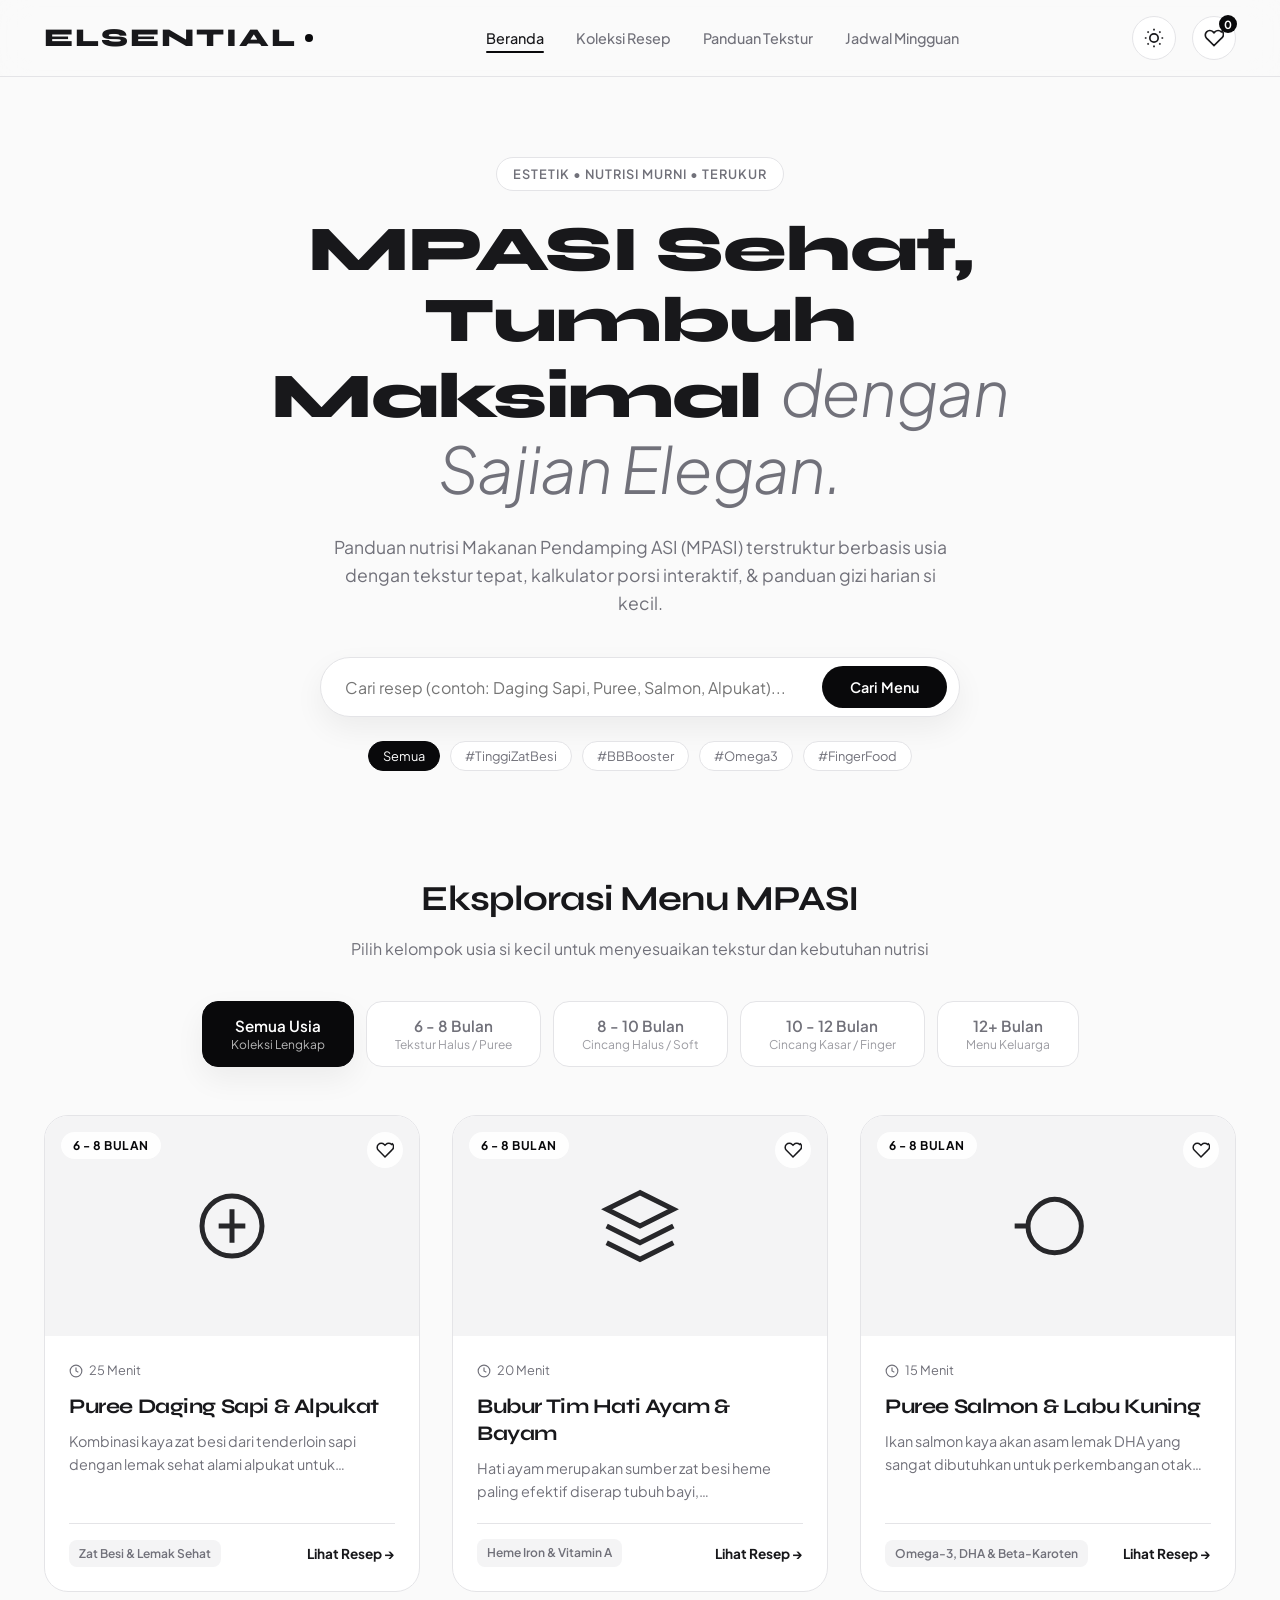
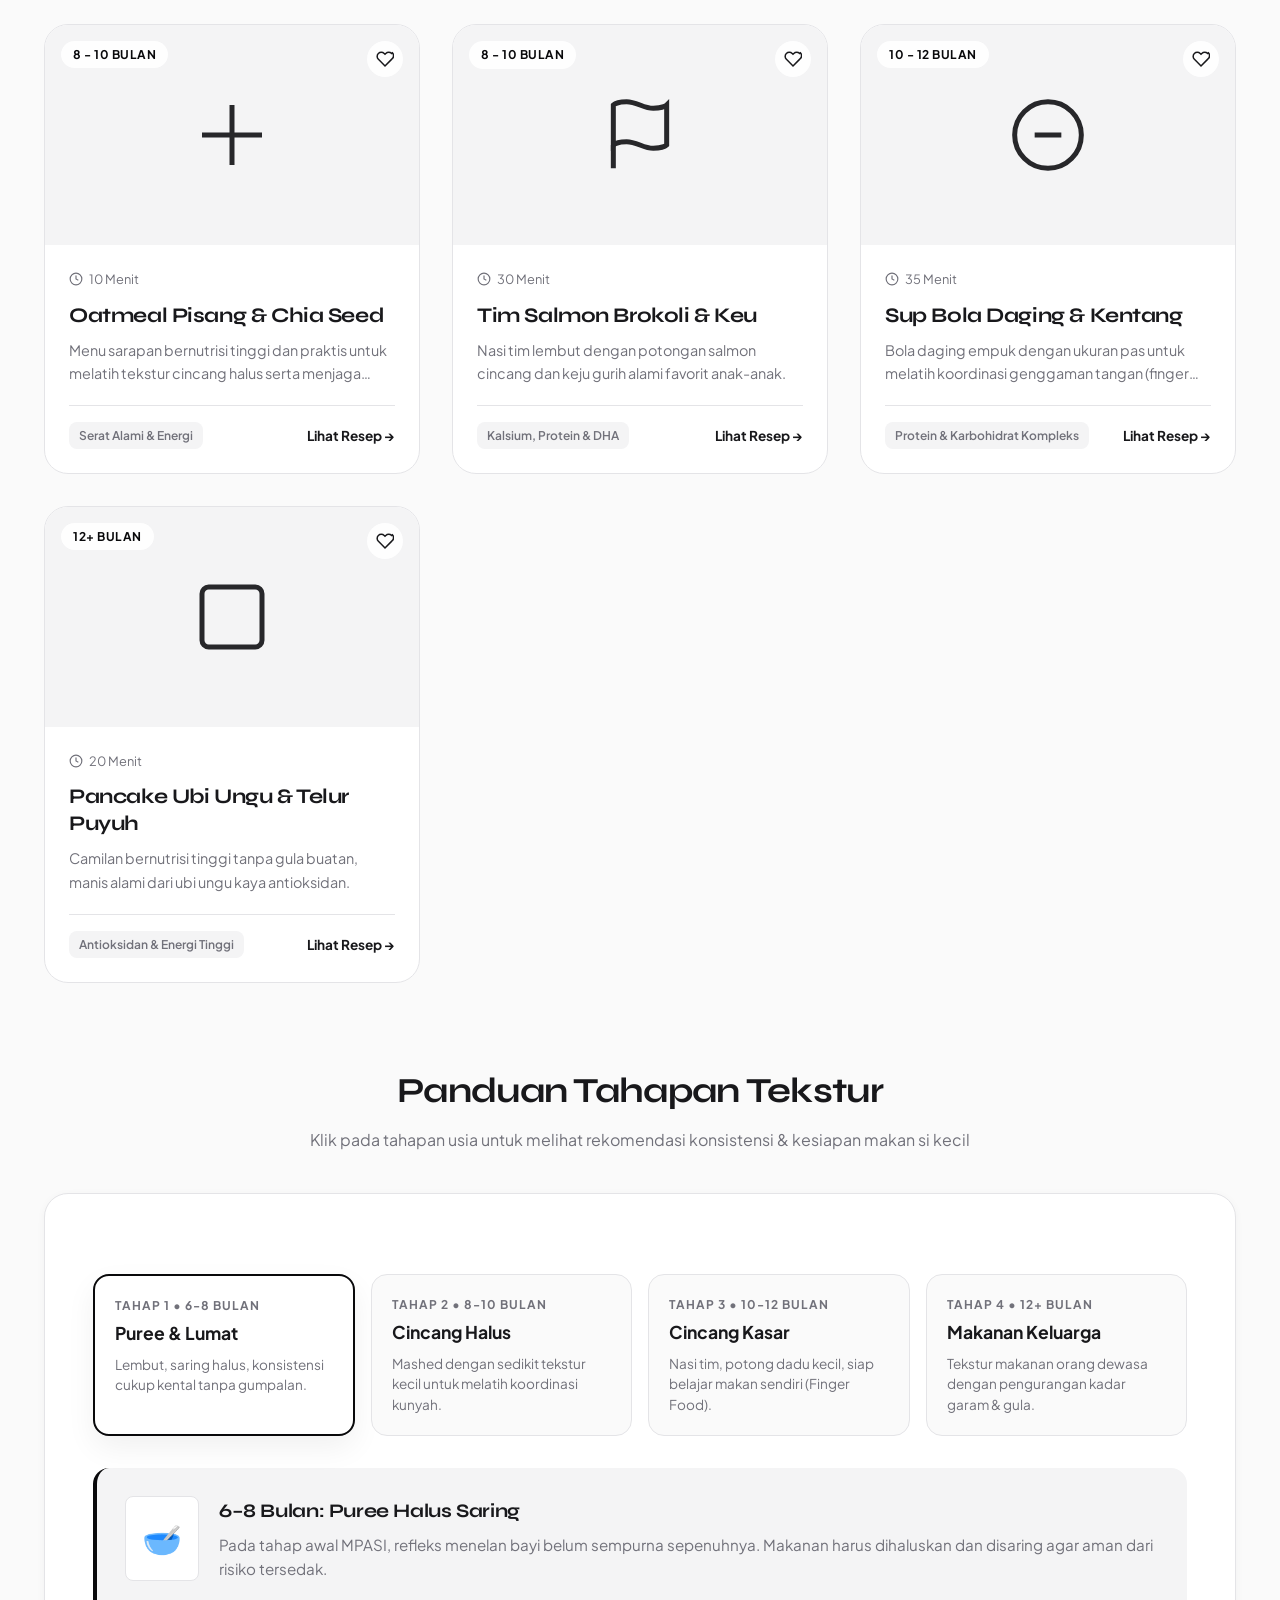
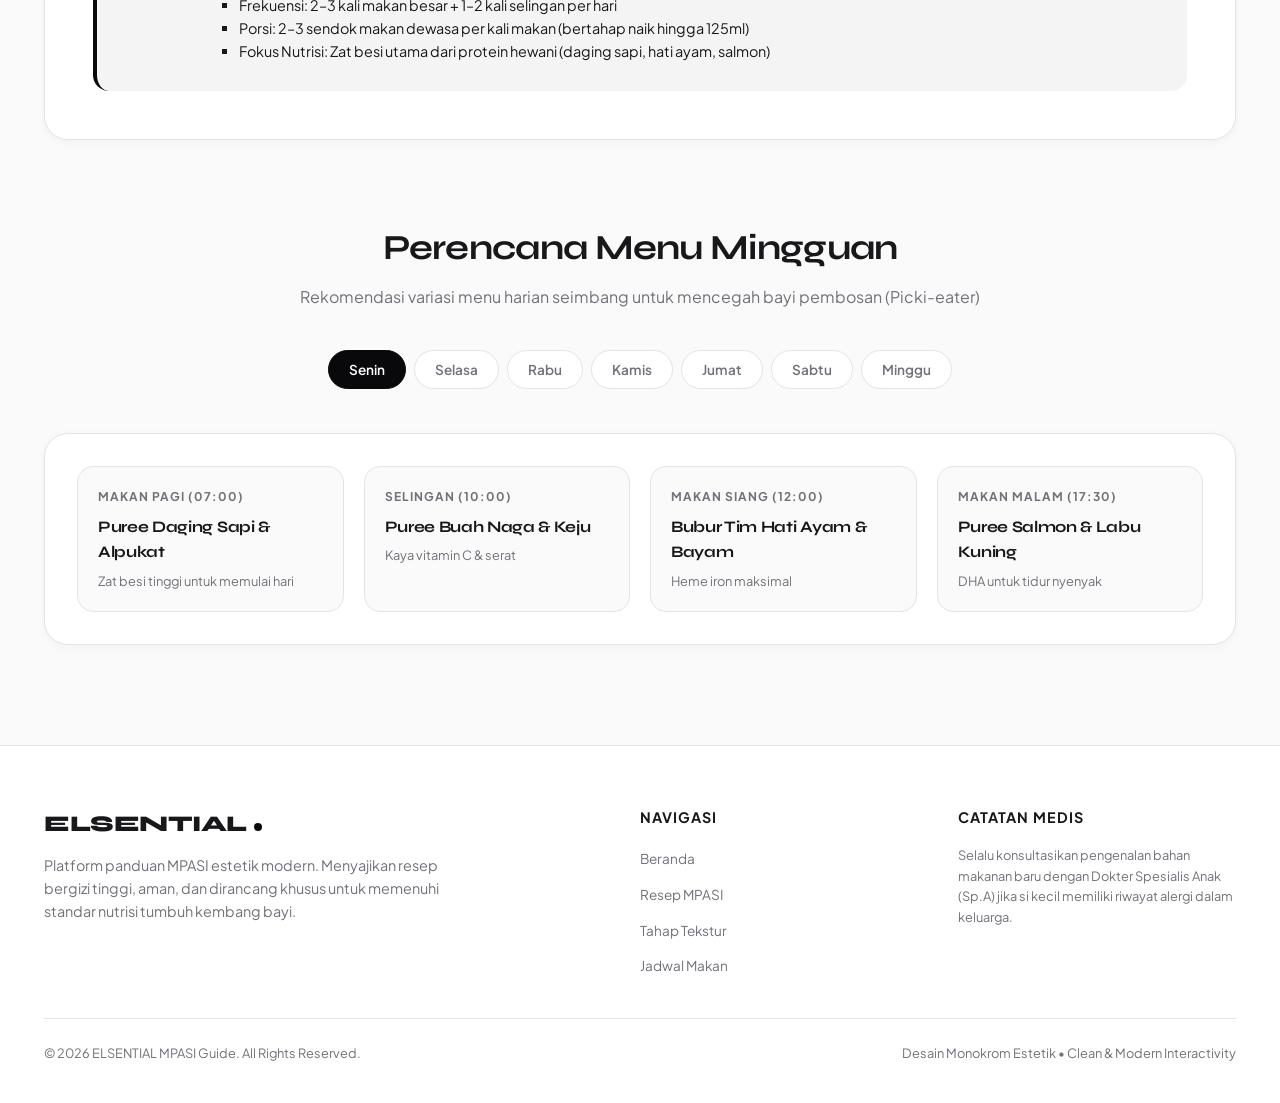
<file: index.html>
<!DOCTYPE html>
<html lang="id">
<head>
    <meta charset="UTF-8">
    <meta name="viewport" content="width=device-width, initial-scale=1.0">
    <title>ELSENTIAL — Menu & Guide MPASI Estetik</title>
    
    <!-- Google Fonts -->
    <link rel="preconnect" href="https://fonts.googleapis.com">
    <link rel="preconnect" href="https://fonts.gstatic.com" crossorigin>
    <link href="https://fonts.googleapis.com/css2?family=Plus+Jakarta+Sans:ital,wght@0,300;0,400;0,500;0,600;0,700;1,400&family=Syne:wght@500;700;800&display=swap" rel="stylesheet">
    
    <style>
        /* ==================== GLOBAL STYLES & MONOCHROME PALETTE ==================== */
        :root {
            --bg-primary: #FAFAFA;
            --bg-surface: #FFFFFF;
            --bg-subtle: #F4F4F5;
            --bg-dark: #121212;
            --text-main: #18181B;
            --text-muted: #71717A;
            --text-light: #A1A1AA;
            --border-color: #E4E4E7;
            --border-dark: #27272A;
            --accent-black: #09090B;
            --shadow-sm: 0 2px 8px rgba(0, 0, 0, 0.04);
            --shadow-md: 0 12px 30px rgba(0, 0, 0, 0.06);
            --shadow-lg: 0 20px 40px rgba(0, 0, 0, 0.1);
            --radius-sm: 8px;
            --radius-md: 16px;
            --radius-lg: 24px;
            --transition: all 0.3s cubic-bezier(0.16, 1, 0.3, 1);
        }

        /* Dark Theme Variables */
        [data-theme="dark"] {
            --bg-primary: #09090B;
            --bg-surface: #121212;
            --bg-subtle: #18181B;
            --bg-dark: #FAFAFA;
            --text-main: #F4F4F5;
            --text-muted: #A1A1AA;
            --text-light: #71717A;
            --border-color: #27272A;
            --border-dark: #E4E4E7;
            --accent-black: #FFFFFF;
            --shadow-sm: 0 2px 8px rgba(0, 0, 0, 0.4);
            --shadow-md: 0 12px 30px rgba(0, 0, 0, 0.5);
        }

        * {
            margin: 0;
            padding: 0;
            box-sizing: border-box;
        }

        html {
            scroll-behavior: smooth;
        }

        body {
            font-family: 'Plus Jakarta Sans', sans-serif;
            background-color: var(--bg-primary);
            color: var(--text-main);
            line-height: 1.6;
            transition: background-color 0.4s ease, color 0.4s ease;
            overflow-x: hidden;
        }

        h1, h2, h3, h4, .brand-font {
            font-family: 'Syne', sans-serif;
            letter-spacing: -0.02em;
        }

        a {
            color: inherit;
            text-decoration: none;
        }

        button {
            font-family: inherit;
            cursor: pointer;
            border: none;
            outline: none;
            background: none;
        }

        .container {
            max-width: 1240px;
            margin: 0 auto;
            padding: 0 24px;
        }

        /* ==================== NAVBAR ==================== */
        .navbar {
            position: sticky;
            top: 0;
            z-index: 100;
            background: rgba(250, 250, 250, 0.85);
            backdrop-filter: blur(16px);
            -webkit-backdrop-filter: blur(16px);
            border-bottom: 1px solid var(--border-color);
            transition: var(--transition);
        }

        [data-theme="dark"] .navbar {
            background: rgba(9, 9, 11, 0.85);
        }

        .nav-wrapper {
            display: flex;
            align-items: center;
            justify-content: space-between;
            height: 76px;
        }

        .brand-logo {
            font-size: 1.6rem;
            font-weight: 800;
            letter-spacing: 2px;
            text-transform: uppercase;
            display: flex;
            align-items: center;
            gap: 8px;
        }

        .brand-dot {
            width: 8px;
            height: 8px;
            background-color: var(--accent-black);
            border-radius: 50%;
            display: inline-block;
        }

        .nav-links {
            display: flex;
            align-items: center;
            gap: 32px;
            list-style: none;
        }

        .nav-link {
            font-size: 0.9rem;
            font-weight: 500;
            color: var(--text-muted);
            transition: var(--transition);
            position: relative;
        }

        .nav-link:hover, .nav-link.active {
            color: var(--text-main);
        }

        .nav-link.active::after {
            content: '';
            position: absolute;
            bottom: -6px;
            left: 0;
            width: 100%;
            height: 2px;
            background-color: var(--accent-black);
            border-radius: 2px;
        }

        .nav-actions {
            display: flex;
            align-items: center;
            gap: 16px;
        }

        .btn-icon {
            width: 44px;
            height: 44px;
            border-radius: 50%;
            border: 1px solid var(--border-color);
            display: flex;
            align-items: center;
            justify-content: center;
            background: var(--bg-surface);
            color: var(--text-main);
            transition: var(--transition);
            position: relative;
        }

        .btn-icon:hover {
            border-color: var(--accent-black);
            transform: translateY(-2px);
        }

        .badge-count {
            position: absolute;
            top: -2px;
            right: -2px;
            background: var(--accent-black);
            color: var(--bg-surface);
            font-size: 0.7rem;
            font-weight: 700;
            width: 18px;
            height: 18px;
            border-radius: 50%;
            display: flex;
            align-items: center;
            justify-content: center;
        }

        /* ==================== HERO SECTION ==================== */
        .hero {
            padding: 80px 0 60px;
            text-align: center;
            position: relative;
        }

        .hero-badge {
            display: inline-flex;
            align-items: center;
            gap: 8px;
            padding: 6px 16px;
            border-radius: 100px;
            border: 1px solid var(--border-color);
            background: var(--bg-surface);
            font-size: 0.8rem;
            font-weight: 600;
            text-transform: uppercase;
            letter-spacing: 1px;
            margin-bottom: 24px;
            color: var(--text-muted);
        }

        .hero-title {
            font-size: clamp(2.5rem, 5vw, 4.2rem);
            font-weight: 800;
            line-height: 1.1;
            margin-bottom: 24px;
            max-width: 900px;
            margin-left: auto;
            margin-right: auto;
        }

        .hero-title span {
            font-style: italic;
            font-family: 'Plus Jakarta Sans', sans-serif;
            font-weight: 300;
            color: var(--text-muted);
        }

        .hero-subtitle {
            font-size: 1.1rem;
            color: var(--text-muted);
            max-width: 620px;
            margin: 0 auto 40px;
            font-weight: 400;
        }

        /* Search Bar & Instant Filter */
        .search-container {
            max-width: 640px;
            margin: 0 auto;
            position: relative;
        }

        .search-box {
            display: flex;
            align-items: center;
            background: var(--bg-surface);
            border: 1px solid var(--border-color);
            border-radius: 100px;
            padding: 8px 12px 8px 24px;
            box-shadow: var(--shadow-md);
            transition: var(--transition);
        }

        .search-box:focus-within {
            border-color: var(--accent-black);
            box-shadow: 0 0 0 4px rgba(0, 0, 0, 0.05);
        }

        .search-input {
            border: none;
            outline: none;
            background: transparent;
            width: 100%;
            font-size: 1rem;
            color: var(--text-main);
            font-family: inherit;
        }

        .search-btn {
            background: var(--accent-black);
            color: var(--bg-surface);
            padding: 12px 28px;
            border-radius: 100px;
            font-weight: 600;
            font-size: 0.9rem;
            transition: var(--transition);
            white-space: nowrap;
        }

        .search-btn:hover {
            opacity: 0.88;
            transform: scale(1.02);
        }

        .tag-pills {
            display: flex;
            justify-content: center;
            flex-wrap: wrap;
            gap: 10px;
            margin-top: 24px;
        }

        .tag-pill {
            padding: 6px 14px;
            border-radius: 100px;
            background: var(--bg-surface);
            border: 1px solid var(--border-color);
            font-size: 0.8rem;
            color: var(--text-muted);
            cursor: pointer;
            transition: var(--transition);
        }

        .tag-pill:hover, .tag-pill.active {
            background: var(--accent-black);
            color: var(--bg-surface);
            border-color: var(--accent-black);
        }

        /* ==================== AGE FILTER TABS ==================== */
        .section-header {
            display: flex;
            flex-direction: column;
            align-items: center;
            text-align: center;
            margin-bottom: 40px;
        }

        .section-title {
            font-size: 2.2rem;
            font-weight: 700;
            margin-bottom: 8px;
        }

        .section-desc {
            color: var(--text-muted);
            font-size: 1rem;
        }

        .age-tabs-wrapper {
            display: flex;
            justify-content: center;
            gap: 12px;
            margin-bottom: 48px;
            flex-wrap: wrap;
        }

        .age-tab {
            padding: 14px 28px;
            border-radius: var(--radius-md);
            border: 1px solid var(--border-color);
            background: var(--bg-surface);
            font-size: 0.95rem;
            font-weight: 600;
            color: var(--text-muted);
            transition: var(--transition);
            display: flex;
            flex-direction: column;
            align-items: center;
            gap: 2px;
            min-width: 140px;
        }

        .age-tab span {
            font-size: 0.75rem;
            font-weight: 400;
            opacity: 0.7;
        }

        .age-tab:hover {
            border-color: var(--text-main);
            color: var(--text-main);
        }

        .age-tab.active {
            background: var(--accent-black);
            color: var(--bg-surface);
            border-color: var(--accent-black);
            box-shadow: var(--shadow-md);
        }

        /* ==================== RECIPE GRID ==================== */
        .recipe-grid {
            display: grid;
            grid-template-columns: repeat(auto-fill, minmax(340px, 1fr));
            gap: 32px;
            margin-bottom: 80px;
        }

        .recipe-card {
            background: var(--bg-surface);
            border: 1px solid var(--border-color);
            border-radius: var(--radius-lg);
            overflow: hidden;
            transition: var(--transition);
            display: flex;
            flex-direction: column;
            position: relative;
        }

        .recipe-card:hover {
            transform: translateY(-6px);
            box-shadow: var(--shadow-md);
            border-color: rgba(0,0,0,0.15);
        }

        .card-img-wrapper {
            position: relative;
            height: 220px;
            background-color: var(--bg-subtle);
            overflow: hidden;
            display: flex;
            align-items: center;
            justify-content: center;
        }

        .card-svg-bg {
            width: 100%;
            height: 100%;
            object-fit: cover;
            filter: grayscale(100%) contrast(105%);
            transition: var(--transition);
        }

        .recipe-card:hover .card-svg-bg {
            transform: scale(1.04);
            filter: grayscale(80%) contrast(110%);
        }

        .card-badge {
            position: absolute;
            top: 16px;
            left: 16px;
            background: rgba(255, 255, 255, 0.9);
            backdrop-filter: blur(8px);
            color: #09090B;
            padding: 4px 12px;
            border-radius: 100px;
            font-size: 0.75rem;
            font-weight: 700;
            letter-spacing: 0.5px;
            text-transform: uppercase;
        }

        [data-theme="dark"] .card-badge {
            background: rgba(18, 18, 18, 0.9);
            color: #FAFAFA;
        }

        .btn-fav {
            position: absolute;
            top: 16px;
            right: 16px;
            width: 36px;
            height: 36px;
            border-radius: 50%;
            background: rgba(255, 255, 255, 0.9);
            backdrop-filter: blur(8px);
            border: none;
            display: flex;
            align-items: center;
            justify-content: center;
            cursor: pointer;
            transition: var(--transition);
            color: var(--text-main);
        }

        [data-theme="dark"] .btn-fav {
            background: rgba(18, 18, 18, 0.9);
        }

        .btn-fav.active svg {
            fill: #09090B;
            stroke: #09090B;
        }

        [data-theme="dark"] .btn-fav.active svg {
            fill: #FAFAFA;
            stroke: #FAFAFA;
        }

        .card-body {
            padding: 24px;
            display: flex;
            flex-direction: column;
            flex-grow: 1;
        }

        .card-meta {
            display: flex;
            align-items: center;
            gap: 16px;
            font-size: 0.8rem;
            color: var(--text-muted);
            margin-bottom: 12px;
        }

        .card-meta-item {
            display: flex;
            align-items: center;
            gap: 6px;
        }

        .card-title {
            font-size: 1.3rem;
            font-weight: 700;
            margin-bottom: 10px;
            line-height: 1.3;
        }

        .card-desc {
            font-size: 0.9rem;
            color: var(--text-muted);
            margin-bottom: 20px;
            display: -webkit-box;
            -webkit-line-clamp: 2;
            -webkit-box-orient: vertical;
            overflow: hidden;
        }

        .card-footer {
            margin-top: auto;
            padding-top: 16px;
            border-top: 1px solid var(--border-color);
            display: flex;
            align-items: center;
            justify-content: space-between;
        }

        .nutrition-tag {
            font-size: 0.75rem;
            font-weight: 600;
            color: var(--text-muted);
            background: var(--bg-subtle);
            padding: 4px 10px;
            border-radius: var(--radius-sm);
        }

        .btn-detail {
            font-size: 0.85rem;
            font-weight: 700;
            color: var(--text-main);
            display: flex;
            align-items: center;
            gap: 4px;
            transition: var(--transition);
        }

        .btn-detail:hover {
            gap: 8px;
        }

        /* ==================== INTERACTIVE TEXTURE & GUIDE SECTION ==================== */
        .guide-section {
            background: var(--bg-surface);
            border: 1px solid var(--border-color);
            border-radius: var(--radius-lg);
            padding: 48px;
            margin-bottom: 80px;
            box-shadow: var(--shadow-sm);
        }

        .texture-selector {
            display: grid;
            grid-template-columns: repeat(4, 1fr);
            gap: 16px;
            margin-top: 32px;
        }

        @media (max-width: 900px) {
            .texture-selector {
                grid-template-columns: repeat(2, 1fr);
            }
        }

        @media (max-width: 550px) {
            .texture-selector {
                grid-template-columns: 1fr;
            }
        }

        .texture-card {
            border: 1px solid var(--border-color);
            border-radius: var(--radius-md);
            padding: 20px;
            cursor: pointer;
            transition: var(--transition);
            background: var(--bg-primary);
        }

        .texture-card:hover, .texture-card.active {
            border-color: var(--accent-black);
            background: var(--bg-surface);
            box-shadow: var(--shadow-md);
        }

        .texture-card.active {
            border-width: 2px;
        }

        .texture-age {
            font-size: 0.75rem;
            font-weight: 700;
            text-transform: uppercase;
            letter-spacing: 1px;
            color: var(--text-muted);
            margin-bottom: 4px;
        }

        .texture-name {
            font-size: 1.1rem;
            font-weight: 700;
            margin-bottom: 8px;
        }

        .texture-desc {
            font-size: 0.85rem;
            color: var(--text-muted);
            line-height: 1.5;
        }

        /* Dynamic Texture Display Box */
        .texture-display-box {
            margin-top: 32px;
            padding: 28px;
            background: var(--bg-subtle);
            border-radius: var(--radius-md);
            border-left: 4px solid var(--accent-black);
            display: flex;
            align-items: flex-start;
            gap: 20px;
        }

        .texture-icon-box {
            font-size: 2rem;
            background: var(--bg-surface);
            padding: 16px;
            border-radius: var(--radius-sm);
            border: 1px solid var(--border-color);
        }

        .texture-info-content h4 {
            font-size: 1.2rem;
            margin-bottom: 6px;
        }

        .texture-info-content p {
            font-size: 0.95rem;
            color: var(--text-muted);
            margin-bottom: 12px;
        }

        .texture-bullets {
            list-style-type: square;
            padding-left: 20px;
            font-size: 0.9rem;
            color: var(--text-main);
        }

        /* ==================== MEAL PLANNER TABS ==================== */
        .planner-section {
            margin-bottom: 80px;
        }

        .days-nav {
            display: flex;
            justify-content: center;
            gap: 8px;
            overflow-x: auto;
            padding-bottom: 12px;
            margin-bottom: 32px;
        }

        .day-btn {
            padding: 10px 20px;
            border-radius: 100px;
            border: 1px solid var(--border-color);
            background: var(--bg-surface);
            font-size: 0.85rem;
            font-weight: 600;
            color: var(--text-muted);
            transition: var(--transition);
            white-space: nowrap;
        }

        .day-btn:hover, .day-btn.active {
            background: var(--accent-black);
            color: var(--bg-surface);
            border-color: var(--accent-black);
        }

        .planner-card {
            background: var(--bg-surface);
            border: 1px solid var(--border-color);
            border-radius: var(--radius-lg);
            padding: 32px;
            box-shadow: var(--shadow-sm);
        }

        .planner-grid {
            display: grid;
            grid-template-columns: repeat(4, 1fr);
            gap: 20px;
        }

        @media (max-width: 900px) {
            .planner-grid {
                grid-template-columns: repeat(2, 1fr);
            }
        }

        @media (max-width: 550px) {
            .planner-grid {
                grid-template-columns: 1fr;
            }
        }

        .meal-slot {
            background: var(--bg-primary);
            border: 1px solid var(--border-color);
            border-radius: var(--radius-md);
            padding: 20px;
        }

        .meal-time-tag {
            font-size: 0.75rem;
            font-weight: 700;
            text-transform: uppercase;
            letter-spacing: 1px;
            color: var(--text-muted);
            margin-bottom: 8px;
            display: block;
        }

        .meal-title {
            font-size: 1rem;
            font-weight: 700;
            margin-bottom: 6px;
        }

        .meal-ingredients {
            font-size: 0.8rem;
            color: var(--text-muted);
        }

        /* ==================== MODAL RECIPE DETAILED VIEW ==================== */
        .modal-overlay {
            position: fixed;
            top: 0;
            left: 0;
            width: 100%;
            height: 100%;
            background: rgba(0, 0, 0, 0.6);
            backdrop-filter: blur(8px);
            z-index: 1000;
            display: flex;
            align-items: center;
            justify-content: center;
            opacity: 0;
            pointer-events: none;
            transition: opacity 0.3s ease;
            padding: 20px;
        }

        .modal-overlay.active {
            opacity: 1;
            pointer-events: auto;
        }

        .modal-container {
            background: var(--bg-surface);
            border: 1px solid var(--border-color);
            border-radius: var(--radius-lg);
            max-width: 760px;
            width: 100%;
            max-height: 90vh;
            overflow-y: auto;
            position: relative;
            box-shadow: var(--shadow-lg);
            transform: translateY(20px);
            transition: transform 0.3s ease;
        }

        .modal-overlay.active .modal-container {
            transform: translateY(0);
        }

        .modal-header-img {
            height: 240px;
            width: 100%;
            background-color: var(--bg-subtle);
            position: relative;
            display: flex;
            align-items: center;
            justify-content: center;
        }

        .btn-close-modal {
            position: absolute;
            top: 20px;
            right: 20px;
            width: 40px;
            height: 40px;
            border-radius: 50%;
            background: rgba(255, 255, 255, 0.9);
            border: none;
            display: flex;
            align-items: center;
            justify-content: center;
            cursor: pointer;
            z-index: 10;
            transition: var(--transition);
        }

        [data-theme="dark"] .btn-close-modal {
            background: rgba(18, 18, 18, 0.9);
            color: #FFF;
        }

        .btn-close-modal:hover {
            transform: scale(1.1);
        }

        .modal-body {
            padding: 32px;
        }

        .modal-badge {
            display: inline-block;
            background: var(--bg-subtle);
            color: var(--text-main);
            font-size: 0.75rem;
            font-weight: 700;
            padding: 4px 12px;
            border-radius: 100px;
            margin-bottom: 12px;
            text-transform: uppercase;
        }

        .modal-title {
            font-size: 1.8rem;
            font-weight: 800;
            margin-bottom: 16px;
        }

        .portion-scaler {
            display: flex;
            align-items: center;
            gap: 12px;
            background: var(--bg-subtle);
            padding: 8px 16px;
            border-radius: 100px;
            width: fit-content;
            margin-bottom: 24px;
        }

        .portion-label {
            font-size: 0.85rem;
            font-weight: 600;
            color: var(--text-muted);
        }

        .scale-btn {
            width: 28px;
            height: 28px;
            border-radius: 50%;
            background: var(--bg-surface);
            border: 1px solid var(--border-color);
            font-weight: 700;
            display: flex;
            align-items: center;
            justify-content: center;
            cursor: pointer;
            transition: var(--transition);
        }

        .scale-btn.active {
            background: var(--accent-black);
            color: var(--bg-surface);
            border-color: var(--accent-black);
        }

        .modal-section-title {
            font-size: 1.1rem;
            font-weight: 700;
            margin: 24px 0 12px;
            border-bottom: 1px solid var(--border-color);
            padding-bottom: 8px;
        }

        .ingredient-list {
            list-style: none;
            display: grid;
            grid-template-columns: repeat(2, 1fr);
            gap: 10px;
        }

        @media (max-width: 500px) {
            .ingredient-list {
                grid-template-columns: 1fr;
            }
        }

        .ingredient-item {
            display: flex;
            align-items: center;
            gap: 8px;
            font-size: 0.9rem;
            background: var(--bg-primary);
            padding: 8px 12px;
            border-radius: var(--radius-sm);
            border: 1px solid var(--border-color);
        }

        .step-list {
            list-style: none;
            counter-reset: step-counter;
        }

        .step-item {
            position: relative;
            padding-left: 40px;
            margin-bottom: 16px;
            font-size: 0.95rem;
            line-height: 1.6;
        }

        .step-item::before {
            counter-increment: step-counter;
            content: counter(step-counter);
            position: absolute;
            left: 0;
            top: 0;
            width: 26px;
            height: 26px;
            border-radius: 50%;
            background: var(--accent-black);
            color: var(--bg-surface);
            font-size: 0.75rem;
            font-weight: 700;
            display: flex;
            align-items: center;
            justify-content: center;
        }

        /* ==================== FOOTER ==================== */
        .footer {
            border-top: 1px solid var(--border-color);
            background: var(--bg-surface);
            padding: 60px 0 40px;
            margin-top: 100px;
        }

        .footer-grid {
            display: grid;
            grid-template-columns: 2fr 1fr 1fr;
            gap: 40px;
            margin-bottom: 40px;
        }

        @media (max-width: 768px) {
            .footer-grid {
                grid-template-columns: 1fr;
            }
        }

        .footer-brand {
            font-size: 1.4rem;
            font-weight: 800;
            margin-bottom: 12px;
        }

        .footer-text {
            color: var(--text-muted);
            font-size: 0.9rem;
            max-width: 400px;
            line-height: 1.6;
        }

        .footer-heading {
            font-size: 0.9rem;
            font-weight: 700;
            text-transform: uppercase;
            letter-spacing: 1px;
            margin-bottom: 16px;
        }

        .footer-links {
            list-style: none;
            display: flex;
            flex-direction: column;
            gap: 10px;
        }

        .footer-links a {
            font-size: 0.85rem;
            color: var(--text-muted);
            transition: var(--transition);
        }

        .footer-links a:hover {
            color: var(--text-main);
        }

        .footer-bottom {
            border-top: 1px solid var(--border-color);
            padding-top: 24px;
            display: flex;
            justify-content: space-between;
            align-items: center;
            font-size: 0.8rem;
            color: var(--text-muted);
            flex-wrap: wrap;
            gap: 16px;
        }

        /* Utility animations */
        @keyframes fadeIn {
            from { opacity: 0; transform: translateY(10px); }
            to { opacity: 1; transform: translateY(0); }
        }

        .animate-fade {
            animation: fadeIn 0.4s ease forwards;
        }
    </style>
</head>
<body>

    <!-- ==================== NAVBAR ==================== -->
    <nav class="navbar">
        <div class="container nav-wrapper">
            <a href="#" class="brand-logo brand-font">
                ELSENTIAL <span class="brand-dot"></span>
            </a>
            <ul class="nav-links">
                <li><a href="#home" class="nav-link active">Beranda</a></li>
                <li><a href="#menu-sec" class="nav-link">Koleksi Resep</a></li>
                <li><a href="#tekstur-sec" class="nav-link">Panduan Tekstur</a></li>
                <li><a href="#planner-sec" class="nav-link">Jadwal Mingguan</a></li>
            </ul>
            <div class="nav-actions">
                <button class="btn-icon" id="theme-toggle" title="Ubah Tema (Dark/Light)">
                    <svg width="20" height="20" viewBox="0 0 24 24" fill="none" stroke="currentColor" stroke-width="2"><circle cx="12" cy="12" r="5"/><path d="M12 1v2M12 21v2M4.22 4.22l1.42 1.42M18.36 18.36l1.42 1.42M1 12h2M21 12h2M4.22 19.78l1.42-1.42M18.36 5.64l1.42-1.42"/></svg>
                </button>
                <button class="btn-icon" id="fav-drawer-toggle" title="Resep Favorit">
                    <svg width="20" height="20" viewBox="0 0 24 24" fill="none" stroke="currentColor" stroke-width="2"><path d="M20.84 4.61a5.5 5.5 0 0 0-7.78 0L12 5.67l-1.06-1.06a5.5 5.5 0 0 0-7.78 7.78l1.06 1.06L12 21.23l8.72-8.72 1.06-1.06a5.5 5.5 0 0 0 0-7.78z"/></svg>
                    <span class="badge-count" id="fav-count">0</span>
                </button>
            </div>
        </div>
    </nav>

    <!-- ==================== HERO SECTION ==================== -->
    <section class="hero" id="home">
        <div class="container">
            <div class="hero-badge">Estetik &bull; Nutrisi Murni &bull; Terukur</div>
            <h1 class="hero-title">MPASI Sehat, Tumbuh Maksimal <span>dengan Sajian Elegan.</span></h1>
            <p class="hero-subtitle">Panduan nutrisi Makanan Pendamping ASI (MPASI) terstruktur berbasis usia dengan tekstur tepat, kalkulator porsi interaktif, & panduan gizi harian si kecil.</p>
            
            <div class="search-container">
                <div class="search-box">
                    <input type="text" id="search-input" class="search-input" placeholder="Cari resep (contoh: Daging Sapi, Puree, Salmon, Alpukat)...">
                    <button class="search-btn" id="search-btn">Cari Menu</button>
                </div>
                <div class="tag-pills">
                    <button class="tag-pill active" data-tag="all">Semua</button>
                    <button class="tag-pill" data-tag="tinggi-besi">#TinggiZatBesi</button>
                    <button class="tag-pill" data-tag="bb-booster">#BBBooster</button>
                    <button class="tag-pill" data-tag="omega-3">#Omega3</button>
                    <button class="tag-pill" data-tag="finger-food">#FingerFood</button>
                </div>
            </div>
        </div>
    </section>

    <!-- ==================== MENU SECTION & AGE FILTERS ==================== -->
    <section class="container" id="menu-sec" style="padding-top: 40px;">
        <div class="section-header">
            <h2 class="section-title">Eksplorasi Menu MPASI</h2>
            <p class="section-desc">Pilih kelompok usia si kecil untuk menyesuaikan tekstur dan kebutuhan nutrisi</p>
        </div>

        <!-- Age Tabs -->
        <div class="age-tabs-wrapper">
            <button class="age-tab active" data-age="all">
                Semua Usia
                <span>Koleksi Lengkap</span>
            </button>
            <button class="age-tab" data-age="6-8">
                6 - 8 Bulan
                <span>Tekstur Halus / Puree</span>
            </button>
            <button class="age-tab" data-age="8-10">
                8 - 10 Bulan
                <span>Cincang Halus / Soft</span>
            </button>
            <button class="age-tab" data-age="10-12">
                10 - 12 Bulan
                <span>Cincang Kasar / Finger</span>
            </button>
            <button class="age-tab" data-age="12+">
                12+ Bulan
                <span>Menu Keluarga</span>
            </button>
        </div>

        <!-- Recipe Grid -->
        <div class="recipe-grid" id="recipe-grid">
            <!-- Cards rendered dynamically via JavaScript -->
        </div>
    </section>

    <!-- ==================== PANDUAN TEKSTUR INTERAKTIF ==================== -->
    <section class="container" id="tekstur-sec">
        <div class="section-header">
            <h2 class="section-title">Panduan Tahapan Tekstur</h2>
            <p class="section-desc">Klik pada tahapan usia untuk melihat rekomendasi konsistensi & kesiapan makan si kecil</p>
        </div>

        <div class="guide-section">
            <div class="texture-selector">
                <div class="texture-card active" onclick="selectTexture(0)">
                    <div class="texture-age">Tahap 1 &bull; 6-8 Bulan</div>
                    <div class="texture-name">Puree & Lumat</div>
                    <div class="texture-desc">Lembut, saring halus, konsistensi cukup kental tanpa gumpalan.</div>
                </div>
                <div class="texture-card" onclick="selectTexture(1)">
                    <div class="texture-age">Tahap 2 &bull; 8-10 Bulan</div>
                    <div class="texture-name">Cincang Halus</div>
                    <div class="texture-desc">Mashed dengan sedikit tekstur kecil untuk melatih koordinasi kunyah.</div>
                </div>
                <div class="texture-card" onclick="selectTexture(2)">
                    <div class="texture-age">Tahap 3 &bull; 10-12 Bulan</div>
                    <div class="texture-name">Cincang Kasar</div>
                    <div class="texture-desc">Nasi tim, potong dadu kecil, siap belajar makan sendiri (Finger Food).</div>
                </div>
                <div class="texture-card" onclick="selectTexture(3)">
                    <div class="texture-age">Tahap 4 &bull; 12+ Bulan</div>
                    <div class="texture-name">Makanan Keluarga</div>
                    <div class="texture-desc">Tekstur makanan orang dewasa dengan pengurangan kadar garam & gula.</div>
                </div>
            </div>

            <!-- Dynamic Display Box -->
            <div class="texture-display-box" id="texture-display">
                <div class="texture-icon-box" id="texture-icon">&#129379;</div>
                <div class="texture-info-content">
                    <h4 id="texture-display-title">6–8 Bulan: Puree Halus Saring</h4>
                    <p id="texture-display-desc">Pada tahap awal MPASI, refleks menelan bayi belum sempurna sepenuhnya. Makanan harus dihaluskan dan disaring agar aman dari risiko tersedak.</p>
                    <ul class="texture-bullets" id="texture-bullets">
                        <li>Frekuensi: 2–3 kali makan besar + 1–2 kali selingan per hari</li>
                        <li>Porsi: 2–3 sendok makan dewasa per kali makan (bertahap naik hingga 125ml)</li>
                        <li>Fokus Nutrisi: Zat besi utama dari protein hewani (daging sapi, hati ayam, salmon)</li>
                    </ul>
                </div>
            </div>
        </div>
    </section>

    <!-- ==================== JADWAL MEAL PLANNER MINGGUAN ==================== -->
    <section class="container planner-section" id="planner-sec">
        <div class="section-header">
            <h2 class="section-title">Perencana Menu Mingguan</h2>
            <p class="section-desc">Rekomendasi variasi menu harian seimbang untuk mencegah bayi pembosan (Picki-eater)</p>
        </div>

        <div class="days-nav" id="days-nav">
            <button class="day-btn active" onclick="selectDay(0)">Senin</button>
            <button class="day-btn" onclick="selectDay(1)">Selasa</button>
            <button class="day-btn" onclick="selectDay(2)">Rabu</button>
            <button class="day-btn" onclick="selectDay(3)">Kamis</button>
            <button class="day-btn" onclick="selectDay(4)">Jumat</button>
            <button class="day-btn" onclick="selectDay(5)">Sabtu</button>
            <button class="day-btn" onclick="selectDay(6)">Minggu</button>
        </div>

        <div class="planner-card">
            <div class="planner-grid" id="planner-grid-content">
                <!-- Dynamic Content via JS -->
            </div>
        </div>
    </section>

    <!-- ==================== MODAL RECIPE DETAIL ==================== -->
    <div class="modal-overlay" id="recipe-modal">
        <div class="modal-container">
            <button class="btn-close-modal" id="close-modal-btn">
                <svg width="20" height="20" viewBox="0 0 24 24" fill="none" stroke="currentColor" stroke-width="2"><line x1="18" y1="6" x2="6" y2="18"/><line x1="6" y1="6" x2="18" y2="18"/></svg>
            </button>
            <div class="modal-header-img" id="modal-img-area">
                <!-- SVG Icon Visual -->
            </div>
            <div class="modal-body">
                <span class="modal-badge" id="modal-age-badge">6-8 BULAN</span>
                <h3 class="modal-title" id="modal-title">Nama Resep MPASI</h3>
                
                <!-- Interactive Portion Calculator -->
                <div class="portion-scaler">
                    <span class="portion-label">Skala Porsi:</span>
                    <button class="scale-btn active" onclick="setScale(1)">1x</button>
                    <button class="scale-btn" onclick="setScale(2)">2x</button>
                    <button class="scale-btn" onclick="setScale(3)">3x</button>
                </div>

                <div class="modal-section-title">Bahan-Bahan Utama</div>
                <ul class="ingredient-list" id="modal-ingredients">
                    <!-- Dynamic -->
                </ul>

                <div class="modal-section-title">Langkah Pembuatan</div>
                <ol class="step-list" id="modal-steps">
                    <!-- Dynamic -->
                </ol>
            </div>
        </div>
    </div>

    <!-- ==================== FOOTER ==================== -->
    <footer class="footer">
        <div class="container">
            <div class="footer-grid">
                <div>
                    <div class="footer-brand brand-font">ELSENTIAL <span class="brand-dot"></span></div>
                    <p class="footer-text">Platform panduan MPASI estetik modern. Menyajikan resep bergizi tinggi, aman, dan dirancang khusus untuk memenuhi standar nutrisi tumbuh kembang bayi.</p>
                </div>
                <div>
                    <div class="footer-heading">Navigasi</div>
                    <ul class="footer-links">
                        <li><a href="#home">Beranda</a></li>
                        <li><a href="#menu-sec">Resep MPASI</a></li>
                        <li><a href="#tekstur-sec">Tahap Tekstur</a></li>
                        <li><a href="#planner-sec">Jadwal Makan</a></li>
                    </ul>
                </div>
                <div>
                    <div class="footer-heading">Catatan Medis</div>
                    <p class="footer-text" style="font-size: 0.8rem;">Selalu konsultasikan pengenalan bahan makanan baru dengan Dokter Spesialis Anak (Sp.A) jika si kecil memiliki riwayat alergi dalam keluarga.</p>
                </div>
            </div>
            <div class="footer-bottom">
                <div>&copy; 2026 ELSENTIAL MPASI Guide. All Rights Reserved.</div>
                <div>Desain Monokrom Estetik &bull; Clean & Modern Interactivity</div>
            </div>
        </div>
    </footer>

    <!-- ==================== JAVASCRIPT CODE ==================== -->
    <script>
        // Database Resep MPASI ELSENTIAL
        const recipesData = [
            {
                id: 1,
                title: "Puree Daging Sapi & Alpukat",
                age: "6-8",
                ageLabel: "6 - 8 Bulan",
                prepTime: "25 Menit",
                tag: "tinggi-besi",
                nutrition: "Zat Besi & Lemak Sehat",
                desc: "Kombinasi kaya zat besi dari tenderloin sapi dengan lemak sehat alami alpukat untuk mencegah anemia pada awal MPASI.",
                svgIcon: `<svg width="80" height="80" viewBox="0 0 24 24" fill="none" stroke="#27272A" stroke-width="1.5"><circle cx="12" cy="12" r="9"/><path d="M12 7v10M8 12h8"/></svg>`,
                ingredients: [
                    { amount: 30, unit: "gram", name: "Daging Sapi Giling (Tenderloin)" },
                    { amount: 2, unit: "sdm", name: "Alpukat Mentega Halus" },
                    { amount: 1, unit: "sdm", name: "Nasi Putih Organik" },
                    { amount: 1, unit: "sdt", name: "Unsalted Butter (UB)" },
                    { amount: 100, unit: "ml", name: "Kaldu Sapi Alami" }
                ],
                steps: [
                    "Rebus daging sapi giling dengan kaldu sapi alami hingga empuk dan matang sempurna.",
                    "Masukan nasi putih organik ke dalam rebusan sebentar hingga melunak.",
                    "Blender atau saring halus campuran daging dan nasi menggunakan saringan kawat stainless.",
                    "Campurkan alpukat mentega yang telah dihaluskan dan aduk dengan Unsalted Butter selagi hangat.",
                    "Sajikan dengan suhu suam-suam kuku."
                ]
            },
            {
                id: 2,
                title: "Bubur Tim Hati Ayam & Bayam",
                age: "6-8",
                ageLabel: "6 - 8 Bulan",
                prepTime: "20 Menit",
                tag: "tinggi-besi",
                nutrition: "Heme Iron & Vitamin A",
                desc: "Hati ayam merupakan sumber zat besi heme paling efektif diserap tubuh bayi, dikombinasikan dengan bayam segar.",
                svgIcon: `<svg width="80" height="80" viewBox="0 0 24 24" fill="none" stroke="#27272A" stroke-width="1.5"><path d="M12 2L2 7l10 5 10-5-10-5zM2 17l10 5 10-5M2 12l10 5 10-5"/></svg>`,
                ingredients: [
                    { amount: 30, unit: "gram", name: "Hati Ayam Kampung Segar" },
                    { amount: 1, unit: "sdm", name: "Bayam Hijau Cincang" },
                    { amount: 2, unit: "sdm", name: "Beras Putih Organik" },
                    { amount: 1, unit: "sdt", name: "Minyak Kelapa Murni (EVCO)" },
                    { amount: 150, unit: "ml", name: "Air / Kaldu Ayam" }
                ],
                steps: [
                    "Cuci bersih hati ayam dengan perasan jeruk nipis untuk mengurangi bau amis.",
                    "Rebus beras putih dan hati ayam bersama kaldu hingga menjadi bubur yang sangat lembek.",
                    "Masukkan bayam hijau di 3 menit terakhir sebelum api dimatikan.",
                    "Saring menggunakan saringan kawat stainless steel hingga bertekstur lembut tanpa gumpalan.",
                    "Tambahkan 1 sdt Extra Virgin Coconut Oil (EVCO) sebelum disajikan."
                ]
            },
            {
                id: 3,
                title: "Puree Salmon & Labu Kuning",
                age: "6-8",
                ageLabel: "6 - 8 Bulan",
                prepTime: "15 Menit",
                tag: "omega-3",
                nutrition: "Omega-3, DHA & Beta-Karoten",
                desc: "Ikan salmon kaya akan asam lemak DHA yang sangat dibutuhkan untuk perkembangan otak dan syaraf si kecil.",
                svgIcon: `<svg width="80" height="80" viewBox="0 0 24 24" fill="none" stroke="#27272A" stroke-width="1.5"><path d="M6 12c0 4 3 8 8 8s8-4 8-8-4-8-8-8-8 4-8 8z"/><path d="M2 12h4"/></svg>`,
                ingredients: [
                    { amount: 35, unit: "gram", name: "Fillet Salmon Norwegia" },
                    { amount: 40, unit: "gram", name: "Labu Kuning (Kukus)" },
                    { amount: 1, unit: "sdt", name: "Keju Belcube Khusus Bayi" },
                    { amount: 1, unit: "sdt", name: "Olive Oil / EVO" }
                ],
                steps: [
                    "Kukus fillet salmon dan labu kuning selama 12-15 menit hingga empuk.",
                    "Pastikan fillet salmon bebas dari duri sekecil apapun.",
                    "Lumatkan labu kuning dan salmon menggunakan garpu atau saring halus.",
                    "Aduk rata bersama keju Belcube cair dan minyak zaitun."
                ]
            },
            {
                id: 4,
                title: "Oatmeal Pisang & Chia Seed",
                age: "8-10",
                ageLabel: "8 - 10 Bulan",
                prepTime: "10 Menit",
                tag: "bb-booster",
                nutrition: "Serat Alami & Energi",
                desc: "Menu sarapan bernutrisi tinggi dan praktis untuk melatih tekstur cincang halus serta menjaga pencernaan.",
                svgIcon: `<svg width="80" height="80" viewBox="0 0 24 24" fill="none" stroke="#27272A" stroke-width="1.5"><path d="M12 3v18M3 12h18"/></svg>`,
                ingredients: [
                    { amount: 3, unit: "sdm", name: "Rolled Oats Halus" },
                    { amount: 0.5, unit: "buah", name: "Pisang Cavendish Matang" },
                    { amount: 100, unit: "ml", name: "ASI / Formula / Air Matang" },
                    { amount: 0.5, unit: "sdt", name: "Chia Seeds (Rendam Air)" }
                ],
                steps: [
                    "Masak rolled oats dengan air atau ASI dengan api kecil selama 5 menit hingga mengental.",
                    "Lumatkan pisang cavendish menggunakan garpu (biarkan ada sedikit tekstur).",
                    "Campurkan oats hangat dengan lumatan pisang dan taburkan chia seeds yang telah melunak."
                ]
            },
            {
                id: 5,
                title: "Tim Salmon Brokoli & Keu",
                age: "8-10",
                ageLabel: "8 - 10 Bulan",
                prepTime: "30 Menit",
                tag: "bb-booster",
                nutrition: "Kalsium, Protein & DHA",
                desc: "Nasi tim lembut dengan potongan salmon cincang dan keju gurih alami favorit anak-anak.",
                svgIcon: `<svg width="80" height="80" viewBox="0 0 24 24" fill="none" stroke="#27272A" stroke-width="1.5"><path d="M4 15s1-1 4-1 5 2 8 2 4-1 4-1V3s-1 1-4 1-5-2-8-2-4 1-4 1z"/><line x1="4" y1="22" x2="4" y2="15"/></svg>`,
                ingredients: [
                    { amount: 40, unit: "gram", name: "Fillet Salmon Cincang" },
                    { amount: 3, unit: "sdm", name: "Nasi Tim Soft" },
                    { amount: 2, unit: "kuntum", name: "Brokoli Cincang Halus" },
                    { amount: 1, unit: "lembar", name: "Keju Slice Low-Sodium" },
                    { amount: 150, unit: "ml", name: "Kaldu Ayam Kampung" }
                ],
                steps: [
                    "Tumis salmon cincang dengan sedikit butter hingga berubah warna.",
                    "Campurkan nasi, kaldu ayam, dan brokoli cincang ke dalam wadah tahan panas.",
                    "Kukus selama 20 menit hingga nasi menjadi sangat lembut.",
                    "Letakkan keju di atas tim selagi panas hingga meleleh sempurna."
                ]
            },
            {
                id: 6,
                title: "Sup Bola Daging & Kentang",
                age: "10-12",
                ageLabel: "10 - 12 Bulan",
                prepTime: "35 Menit",
                tag: "finger-food",
                nutrition: "Protein & Karbohidrat Kompleks",
                desc: "Bola daging empuk dengan ukuran pas untuk melatih koordinasi genggaman tangan (finger food).",
                svgIcon: `<svg width="80" height="80" viewBox="0 0 24 24" fill="none" stroke="#27272A" stroke-width="1.5"><circle cx="12" cy="12" r="10"/><path d="M8 12h8"/></svg>`,
                ingredients: [
                    { amount: 50, unit: "gram", name: "Daging Sapi Giling Halus" },
                    { amount: 1, unit: "butir", name: "Telur Puyuh (Pengikat)" },
                    { amount: 1, unit: "buah", name: "Kentang Potong Dadu" },
                    { amount: 0.5, unit: "batang", name: "Wortel Potong Dadu Kecil" },
                    { amount: 250, unit: "ml", name: "Kaldu Daging Sapi" }
                ],
                steps: [
                    "Campur daging giling dan telur puyuh, bentuk menjadi bola-bola kecil ukuran gigitan bayi.",
                    "Didihkan kaldu sapi, masukkan bola daging hingga mengapung.",
                    "Masukkan kentang dan wortel potong dadu, masak dengan api sedang hingga empuk.",
                    "Sajikan hangat bersama taburan seledri cincang halus."
                ]
            },
            {
                id: 7,
                title: "Pancake Ubi Ungu & Telur Puyuh",
                age: "12+",
                ageLabel: "12+ Bulan",
                prepTime: "20 Menit",
                tag: "finger-food",
                nutrition: "Antioksidan & Energi Tinggi",
                desc: "Camilan bernutrisi tinggi tanpa gula buatan, manis alami dari ubi ungu kaya antioksidan.",
                svgIcon: `<svg width="80" height="80" viewBox="0 0 24 24" fill="none" stroke="#27272A" stroke-width="1.5"><rect x="3" y="3" width="18" height="18" rx="2"/></svg>`,
                ingredients: [
                    { amount: 60, unit: "gram", name: "Ubi Ungu Kukus Lumat" },
                    { amount: 2, unit: "butir", name: "Telur Puyuh / 1 Telur Ayam" },
                    { amount: 2, unit: "sdm", name: "Tepung Oat / Terigu" },
                    { amount: 1, unit: "sdt", name: "Unsalted Butter untuk Mengoles" }
                ],
                steps: [
                    "Campur ubi ungu lumat, telur, dan tepung oat hingga menjadi adonan yang kental.",
                    "Panaskan teflon anti lengket, olesi sedikit unsalted butter.",
                    "Tuang 1 sendok makan adonan, masak dengan api kecil hingga kedua sisi matang kecokelatan.",
                    "Potong-potong sesuai ukuran genggaman anak."
                ]
            }
        ];

        // Meal Planner Data (Senin - Minggu)
        const weeklyPlan = [
            // Senin
            [
                { time: "Makan Pagi (07:00)", title: "Puree Daging Sapi & Alpukat", desc: "Zat besi tinggi untuk memulai hari" },
                { time: "Selingan (10:00)", title: "Puree Buah Naga & Keju", desc: "Kaya vitamin C & serat" },
                { time: "Makan Siang (12:00)", title: "Bubur Tim Hati Ayam & Bayam", desc: "Heme iron maksimal" },
                { time: "Makan Malam (17:30)", title: "Puree Salmon & Labu Kuning", desc: "DHA untuk tidur nyenyak" }
            ],
            // Selasa
            [
                { time: "Makan Pagi (07:00)", title: "Oatmeal Pisang Chia", desc: "Energi & pencernaan lancar" },
                { time: "Selingan (10:00)", title: "Puree Alpukat & ASI", desc: "Lemak baik booster BB" },
                { time: "Makan Siang (12:00)", title: "Puree Daging Sapi & Brokoli", desc: "Kalsium & zat besi" },
                { time: "Makan Malam (17:30)", title: "Tim Salmon Keju", desc: "Protein hewani lengkap" }
            ],
            // Rabu
            [
                { time: "Makan Pagi (07:00)", title: "Bubur Tim Hati Ayam", desc: "Penyerapan zat besi optimal" },
                { time: "Selingan (10:00)", title: "Pancake Ubi Ungu", desc: "Camilan finger food" },
                { time: "Makan Siang (12:00)", title: "Puree Salmon & Labu", desc: "Omega 3 & Beta karoten" },
                { time: "Makan Malam (17:30)", title: "Sup Bola Daging Kentang", desc: "Karbohidrat kompleks" }
            ],
            // Kamis
            [
                { time: "Makan Pagi (07:00)", title: "Puree Daging Sapi Alpukat", desc: "Lemak sehat & zat besi" },
                { time: "Selingan (10:00)", title: "Puree Pear Saring", desc: "Pencernaan seimbang" },
                { time: "Makan Siang (12:00)", title: "Tim Salmon Brokoli", desc: "Kalsium & DHA" },
                { time: "Makan Malam (17:30)", title: "Bubur Tim Hati Ayam", desc: "Optimalisasi hemoglobin" }
            ],
            // Jumat
            [
                { time: "Makan Pagi (07:00)", title: "Oatmeal Pisang & Butter", desc: "Sarapan lembut & hangat" },
                { time: "Selingan (10:00)", title: "Puree Mangga Manis Saring", desc: "Vitamin C alami" },
                { time: "Makan Siang (12:00)", title: "Sup Bola Daging Sapi", desc: "Latihan mengunyah" },
                { time: "Makan Malam (17:30)", title: "Puree Salmon Labu Kuning", desc: "Nutrisi otak" }
            ],
            // Sabtu
            [
                { time: "Makan Pagi (07:00)", title: "Pancake Ubi Ungu", desc: "Sarapan ceria akhir pekan" },
                { time: "Selingan (10:00)", title: "Puree Alpukat Keju", desc: "Lemak sehat tambahan" },
                { time: "Makan Siang (12:00)", title: "Tim Salmon Brokoli", desc: "Menu favorit si kecil" },
                { time: "Makan Malam (17:30)", title: "Bubur Tim Hati Ayam", desc: "Asupan zat besi tinggi" }
            ],
            // Minggu
            [
                { time: "Makan Pagi (07:00)", title: "Puree Daging Sapi & Alpukat", desc: "Nutrisi lengkap minggu pagi" },
                { time: "Selingan (10:00)", title: "Puree Apple Steam", desc: "Serat lembut" },
                { time: "Makan Siang (12:00)", title: "Sup Bola Daging Kentang", desc: "Finger food melatih motorik" },
                { time: "Makan Malam (17:30)", title: "Tim Salmon Keju", desc: "Penutup minggu bergizi" }
            ]
        ];

        // State Management
        let favorites = JSON.parse(localStorage.getItem('elsential_favs')) || [];
        let activeAgeFilter = 'all';
        let activeTagFilter = 'all';
        let searchQuery = '';
        let currentModalRecipe = null;
        let currentScale = 1;

        // Render Functions
        function renderRecipes() {
            const grid = document.getElementById('recipe-grid');
            grid.innerHTML = '';

            const filtered = recipesData.filter(item => {
                const matchAge = activeAgeFilter === 'all' || item.age === activeAgeFilter;
                const matchTag = activeTagFilter === 'all' || item.tag === activeTagFilter;
                const matchSearch = item.title.toLowerCase().includes(searchQuery.toLowerCase()) || 
                                    item.desc.toLowerCase().includes(searchQuery.toLowerCase());
                return matchAge && matchTag && matchSearch;
            });

            if (filtered.length === 0) {
                grid.innerHTML = `
                    <div style="grid-column: 1/-1; text-align: center; padding: 60px 0; color: var(--text-muted);">
                        <svg width="48" height="48" viewBox="0 0 24 24" fill="none" stroke="currentColor" stroke-width="1.5" style="margin-bottom: 12px;"><circle cx="11" cy="11" r="8"/><line x1="21" y1="21" x2="16.65" y2="16.65"/></svg>
                        <p style="font-size: 1.1rem; font-weight: 600;">Tidak ada resep yang sesuai kata kunci/filter.</p>
                        <p style="font-size: 0.9rem;">Coba gunakan kata kunci lain atau reset filter.</p>
                    </div>
                `;
                return;
            }

            filtered.forEach(item => {
                const isFav = favorites.includes(item.id);
                const card = document.createElement('div');
                card.className = 'recipe-card animate-fade';
                card.innerHTML = `
                    <div class="card-img-wrapper">
                        ${item.svgIcon}
                        <span class="card-badge">${item.ageLabel}</span>
                        <button class="btn-fav ${isFav ? 'active' : ''}" onclick="toggleFav(${item.id}, event)" title="Simpan Resep">
                            <svg width="18" height="18" viewBox="0 0 24 24" fill="none" stroke="currentColor" stroke-width="2"><path d="M20.84 4.61a5.5 5.5 0 0 0-7.78 0L12 5.67l-1.06-1.06a5.5 5.5 0 0 0-7.78 7.78l1.06 1.06L12 21.23l8.72-8.72 1.06-1.06a5.5 5.5 0 0 0 0-7.78z"/></svg>
                        </button>
                    </div>
                    <div class="card-body">
                        <div class="card-meta">
                            <span class="card-meta-item">
                                <svg width="14" height="14" viewBox="0 0 24 24" fill="none" stroke="currentColor" stroke-width="2"><circle cx="12" cy="12" r="10"/><polyline points="12 6 12 12 16 14"/></svg>
                                ${item.prepTime}
                            </span>
                        </div>
                        <h3 class="card-title">${item.title}</h3>
                        <p class="card-desc">${item.desc}</p>
                        <div class="card-footer">
                            <span class="nutrition-tag">${item.nutrition}</span>
                            <button class="btn-detail" onclick="openModal(${item.id})">
                                Lihat Resep &rarr;
                            </button>
                        </div>
                    </div>
                `;
                grid.appendChild(card);
            });
        }

        // Favorites Functionality
        function toggleFav(id, e) {
            e.stopPropagation();
            if (favorites.includes(id)) {
                favorites = favorites.filter(favId => favId !== id);
            } else {
                favorites.push(id);
            }
            localStorage.setItem('elsential_favs', JSON.stringify(favorites));
            document.getElementById('fav-count').textContent = favorites.length;
            renderRecipes();
        }

        // Texture Guide Display Data
        const textureGuides = [
            {
                title: "6–8 Bulan: Puree Halus Saring",
                desc: "Pada tahap awal MPASI, refleks menelan bayi belum sempurna sepenuhnya. Makanan harus dihaluskan dan disaring agar aman dari risiko tersedak.",
                icon: "&#129379;",
                bullets: [
                    "Frekuensi: 2–3 kali makan besar + 1–2 kali selingan per hari",
                    "Porsi: 2–3 sendok makan dewasa per kali makan (bertahap naik hingga 125ml)",
                    "Fokus Nutrisi: Zat besi utama dari protein hewani (daging sapi, hati ayam, salmon)"
                ]
            },
            {
                title: "8–10 Bulan: Cincang Halus (Mashed / Soft Mince)",
                desc: "Bayi mulai belajar mengunyah menggunakan gusi. Makanan tidak perlu disaring lagi, cukup dilumatkan garpu atau cincang halus.",
                icon: "&#129382;",
                bullets: [
                    "Frekuensi: 3 kali makan besar + 2 kali selingan per hari",
                    "Porsi: 1/2 mangkuk ukuran 250ml (sekitar 125ml)",
                    "Fokus Nutrisi: Variasi protein, sayuran berdaging lembut, dan lemak tambahan"
                ]
            },
            {
                title: "10–12 Bulan: Cincang Kasar & Finger Food",
                desc: "Melatih kemandirian anak dengan makanan yang bisa digenggam (finger food) serta tekstur nasi tim cincang kasar.",
                icon: "&#129367;",
                bullets: [
                    "Frekuensi: 3 kali makan besar + 2 kali selingan per hari",
                    "Porsi: 1/2 hingga 3/4 mangkuk ukuran 250ml",
                    "Fokus Nutrisi: Eksplorasi beragam rasa alami & koordinasi motorik halus"
                ]
            },
            {
                title: "12+ Bulan: Makanan Keluarga (Family Table Food)",
                desc: "Anak sudah bisa mengonsumsi makanan yang sama dengan anggota keluarga lainnya, dengan pengawasan kadar garam dan gula.",
                icon: "&#129367;",
                bullets: [
                    "Frekuensi: 3 kali makan besar + 2 kali selingan menu keluarga",
                    "Porsi: 3/4 hingga 1 mangkuk penuh ukuran 250ml",
                    "Fokus Nutrisi: Gizi seimbang sesuai panduan piring makanku"
                ]
            }
        ];

        function selectTexture(index) {
            const cards = document.querySelectorAll('.texture-card');
            cards.forEach((c, idx) => {
                c.classList.toggle('active', idx === index);
            });

            const guide = textureGuides[index];
            document.getElementById('texture-icon').innerHTML = guide.icon;
            document.getElementById('texture-display-title').textContent = guide.title;
            document.getElementById('texture-display-desc').textContent = guide.desc;
            
            const bulletsUl = document.getElementById('texture-bullets');
            bulletsUl.innerHTML = guide.bullets.map(b => `<li>${b}</li>`).join('');
        }

        // Meal Planner Functions
        function selectDay(dayIndex) {
            const buttons = document.querySelectorAll('.day-btn');
            buttons.forEach((btn, idx) => {
                btn.classList.toggle('active', idx === dayIndex);
            });

            const dayData = weeklyPlan[dayIndex];
            const plannerGrid = document.getElementById('planner-grid-content');
            plannerGrid.innerHTML = '';

            dayData.forEach(slot => {
                const item = document.createElement('div');
                item.className = 'meal-slot animate-fade';
                item.innerHTML = `
                    <span class="meal-time-tag">${slot.time}</span>
                    <h4 class="meal-title">${slot.title}</h4>
                    <p class="meal-ingredients">${slot.desc}</p>
                `;
                plannerGrid.appendChild(item);
            });
        }

        // Recipe Modal Functions
        function openModal(id) {
            const recipe = recipesData.find(r => r.id === id);
            if (!recipe) return;

            currentModalRecipe = recipe;
            currentScale = 1;

            document.getElementById('modal-img-area').innerHTML = recipe.svgIcon;
            document.getElementById('modal-age-badge').textContent = recipe.ageLabel;
            document.getElementById('modal-title').textContent = recipe.title;

            updateIngredientsList();

            const stepsOl = document.getElementById('modal-steps');
            stepsOl.innerHTML = recipe.steps.map(s => `<li class="step-item">${s}</li>`).join('');

            // Reset Scale Buttons
            document.querySelectorAll('.scale-btn').forEach(btn => btn.classList.remove('active'));
            document.querySelectorAll('.scale-btn')[0].classList.add('active');

            document.getElementById('recipe-modal').classList.add('active');
        }

        function setScale(scale) {
            currentScale = scale;
            document.querySelectorAll('.scale-btn').forEach((btn, idx) => {
                btn.classList.toggle('active', idx === (scale - 1));
            });
            updateIngredientsList();
        }

        function updateIngredientsList() {
            if (!currentModalRecipe) return;
            const ingUl = document.getElementById('modal-ingredients');
            ingUl.innerHTML = currentModalRecipe.ingredients.map(ing => {
                const scaledAmount = (ing.amount * currentScale).toLocaleString('id-ID');
                return `
                    <li class="ingredient-item">
                        <strong>${scaledAmount} ${ing.unit}</strong> ${ing.name}
                    </li>
                `;
            }).join('');
        }

        // Event Listeners
        document.addEventListener('DOMContentLoaded', () => {
            // Initial Renders
            document.getElementById('fav-count').textContent = favorites.length;
            renderRecipes();
            selectDay(0);

            // Age Filter Tabs
            document.querySelectorAll('.age-tab').forEach(tab => {
                tab.addEventListener('click', () => {
                    document.querySelectorAll('.age-tab').forEach(t => t.classList.remove('active'));
                    tab.classList.add('active');
                    activeAgeFilter = tab.dataset.age;
                    renderRecipes();
                });
            });

            // Tag Pills
            document.querySelectorAll('.tag-pill').forEach(pill => {
                pill.addEventListener('click', () => {
                    document.querySelectorAll('.tag-pill').forEach(p => p.classList.remove('active'));
                    pill.classList.add('active');
                    activeTagFilter = pill.dataset.tag;
                    renderRecipes();
                });
            });

            // Search Input
            const searchInput = document.getElementById('search-input');
            searchInput.addEventListener('input', (e) => {
                searchQuery = e.target.value;
                renderRecipes();
            });

            // Dark Mode Toggle
            const themeToggle = document.getElementById('theme-toggle');
            themeToggle.addEventListener('click', () => {
                const isDark = document.body.getAttribute('data-theme') === 'dark';
                document.body.setAttribute('data-theme', isDark ? 'light' : 'dark');
            });

            // Modal Close
            document.getElementById('close-modal-btn').addEventListener('click', () => {
                document.getElementById('recipe-modal').classList.remove('active');
            });

            document.getElementById('recipe-modal').addEventListener('click', (e) => {
                if (e.target === document.getElementById('recipe-modal')) {
                    document.getElementById('recipe-modal').classList.remove('active');
                }
            });
        });
    </script>
</body>
</html>
</file>
